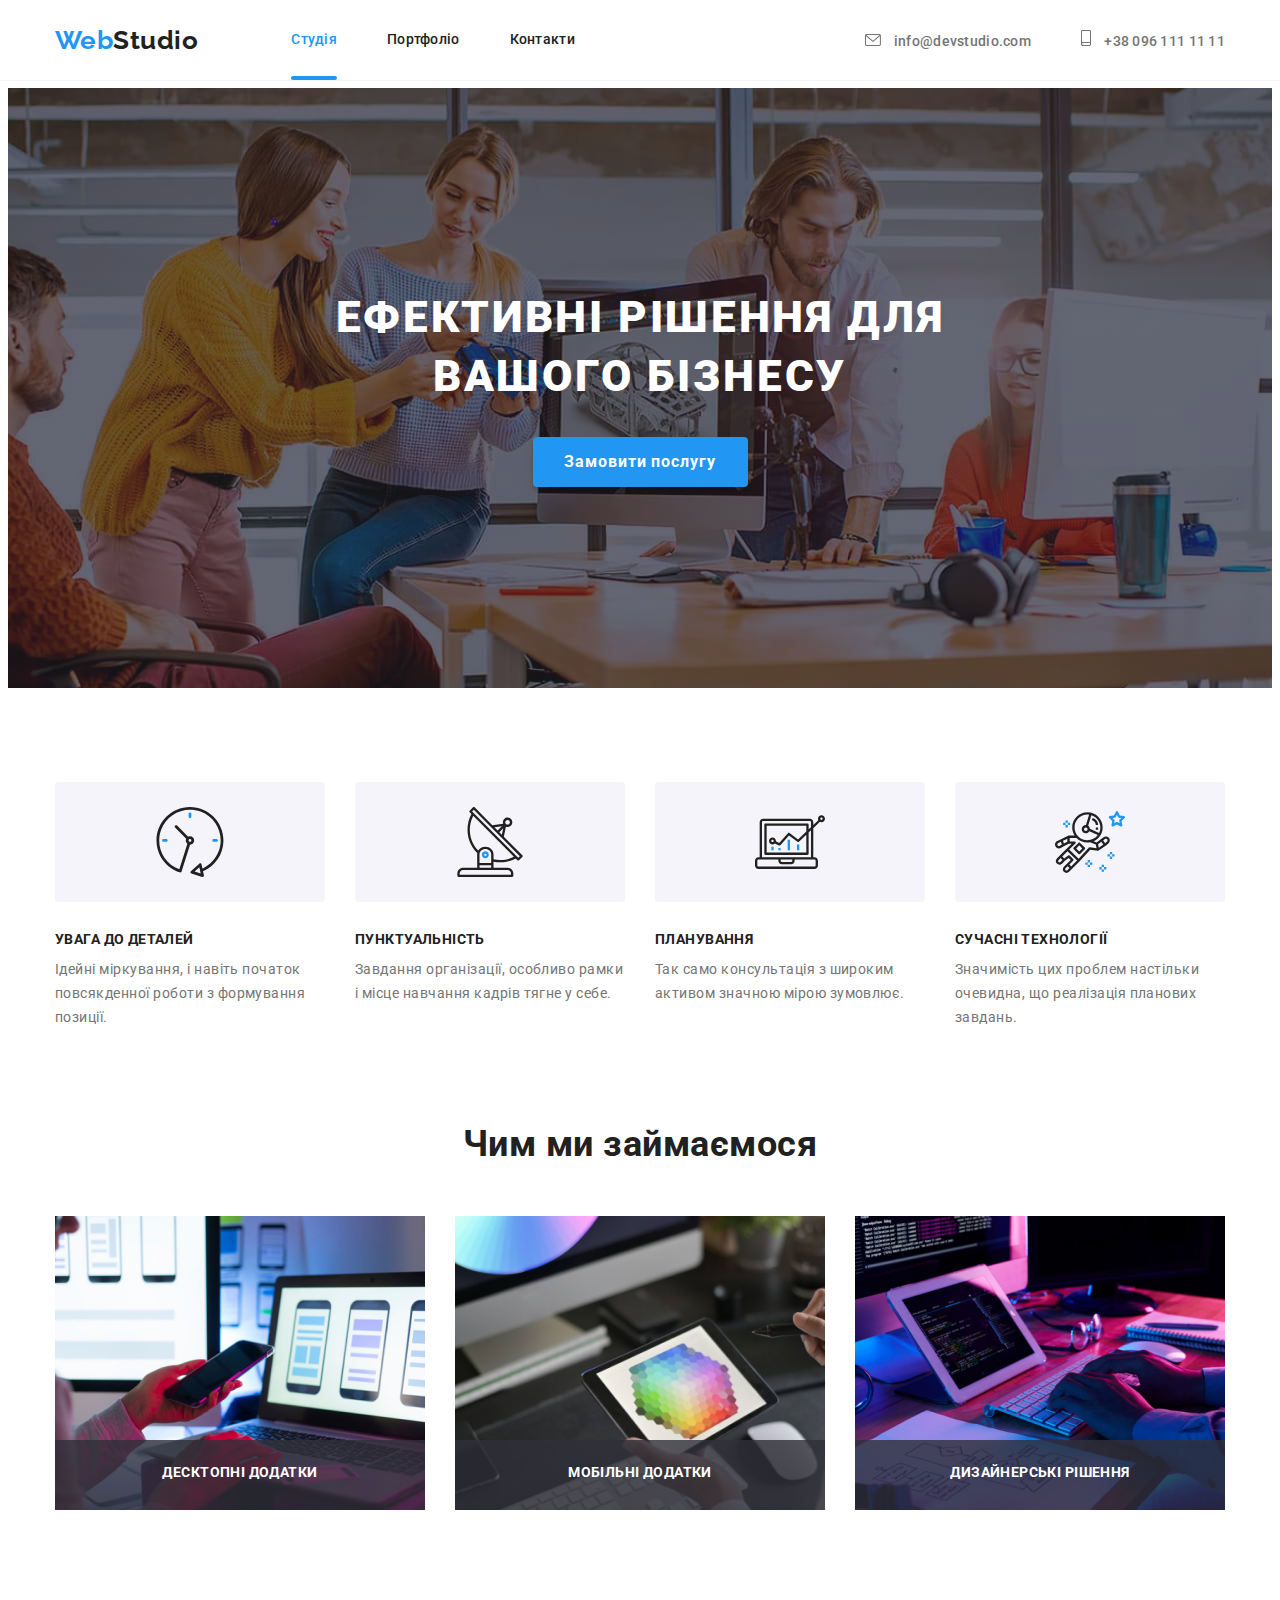
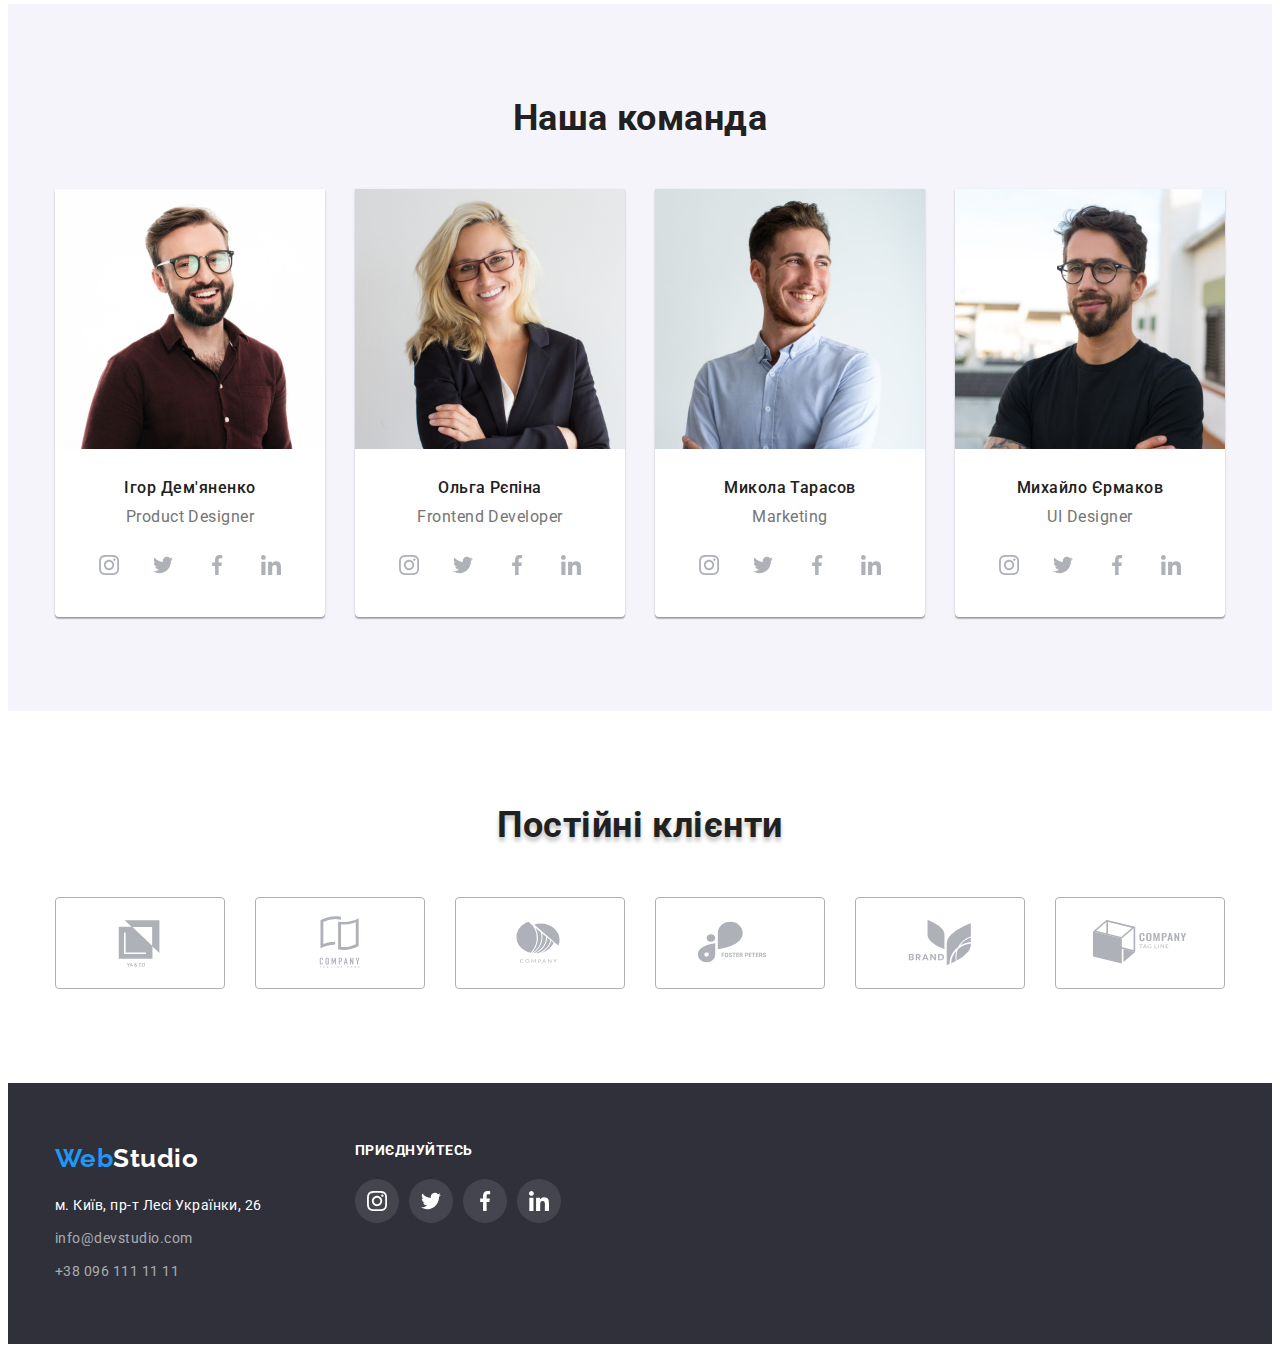
<file: index.html>
<!DOCTYPE html>
<html lang="en">
  <head>
    <meta charset="UTF-8" />
    <meta http-equiv="X-UA-Compatible" content="IE=edge" />
    <meta name="viewport" content="width=device-width, initial-scale=1.0" />
    <title>Go IT homeworks</title>
    <link rel="preconnect" href="https://fonts.googleapis.com" />
    <link rel="preconnect" href="https://fonts.gstatic.com" crossorigin />
    <link
      href="https://fonts.googleapis.com/css2?family=Roboto:wght@400;500;700;900&display=swap"
      rel="stylesheet"
    />
    <link
      href="https://fonts.googleapis.com/css2?family=Raleway:wght@700&family=Roboto:wght@400;500;700;900&display=swap"
      rel="stylesheet"
    />
    <link
      rel="stylesheet"
      href="https://cdnjs.cloudflare.com/ajax/libs/modern-normalize/1.1.0/modern-normalize.min.css"
      integrity="sha512-wpPYUAdjBVSE4KJnH1VR1HeZfpl1ub8YT/NKx4PuQ5NmX2tKuGu6U/JRp5y+Y8XG2tV+wKQpNHVUX03MfMFn9Q=="
      crossorigin="anonymous"
      referrerpolicy="no-referrer"
    />
    <link rel="stylesheet" href="./css/style.css" />
  </head>
  <body class="page">
    <header class="page-header">
      <div class="container main-nav">
        <a href="./index.html" class="logo"
          ><span class="logo-accent">Web</span>Studio</a
        >
        <nav>
          <ul class="nav list">
            <li class="nav-item"><a href="./index.html" class=" link current">Студія</a></li>
            <li class="nav-item"><a href="./portfolio.html" class="link">Портфоліо</a></li>
            <li class="nav-item"><a href="#" class="link">Контакти</a></li>
          </ul>
        </nav>
          <div class="contact">

            <a href="mailto:info@devstudio.com" class="contact-nav mail"
              >
              <svg class="icon icon-mail">
              <use href="./images/icons.svg#icon_mail"></use>
            </svg>
              info@devstudio.com</a
            >
            <a href="tel:+380961111111" class="contact-nav number">
              <svg class="icon icon-phone">
              <use href="./images/icons.svg#icon_phone"></use>
            </svg>
              +38 096 111 11 11</a>
          </div>
      </div>
    </header>

    <main>
      <!-- HERO SECTION -->
      <section class="bg">
        <div class="bg-image">
        <div class="container">
          <div class="bg-content">
            <h1 class="bg-title">Ефективні рішення для вашого бізнесу</h1>
            <button class="button primary" data-modal-open>Замовити послугу</button>
          </div>
        </div>
        </div>
        <!-- MODAL WINDOW -->
         <div class="backdrop is-hidden"data-modal>
          <div class="modal">
            <button class="modal-close" data-modal-close>
              <svg class="icon-close">
                <use href="./images/icons.svg#icon-close"></use>
              </svg>
            </button>
          </div>
        </div>
      </section>

      <!-- SERVICES -->
      <section class="services">
        <div class="container">
          <ul class="services-list list">

            <li class="item">
              <div class="icon-block">
                <svg class="services-icon ">
                  <use href="./images/icons.svg#icon-clock">
                  </use>
                </svg>
              </div>
              <h3 class="services-subtitle">УВАГА ДО ДЕТАЛЕЙ</h3>
              <p class="services-descr">
                Ідейні міркування, і навіть початок повсякденної роботи з
                формування позиції.
              </p>
            </li>

            <li class="item">
              <div class="icon-block">
                <svg class="services-icon ">
                  <use href="./images/icons.svg#icon-antenna">
                  </use>
                </svg>
              </div>
              <h3 class="services-subtitle">ПУНКТУАЛЬНІСТЬ</h3>
              <p class="services-descr">
                Завдання організації, особливо рамки і місце навчання кадрів
                тягне у себе.
              </p>
            </li>

            <li class="item"> 
              <div class="icon-block">
                <svg class="services-icon ">
                  <use href="./images/icons.svg#icon-diagram">
                  </use>
                </svg>
              </div>
              <h3 class="services-subtitle">ПЛАНУВАННЯ</h3>
              <p class="services-descr">
                Так само консультація з широким активом значною мірою зумовлює.
              </p>
            </li>

            <li class="item">
              <div class="icon-block">
                <svg class="services-icon ">
                  <use href="./images/icons.svg#icon-astronaut">
                  </use>
                </svg>
              </div>
              <h3 class="services-subtitle">СУЧАСНІ ТЕХНОЛОГІЇ</h3>
              <p class="services-descr">
                Значимість цих проблем настільки очевидна, що реалізація
                планових завдань.
              </p>
            </li>
          </ul>
        </div>
        </div>
        </section>

      <!-- PHOTO -->
        <section class="photo">
          <div class="container">
            <h2 class="photo-title">Чим ми займаємося</h2>
            <ul class="photo-image list">
                <li class="item">
                  <div class="photo-thumb">
                    <img
                      src="./images/image_doing_1.jpg"
                      alt="Пошук"
                      width="370"
                      height="294"
                      class="img"
                    />
                    <p class="photo-text">Десктопні додатки</p>
                  </div>
                </li>
                <li class="item">
                  <div class="photo-thumb">
                  <img
                    src="./images/image_doing_2.jpg"
                    alt="Кодування"
                    width="370"
                    height="294"
                    class="img"
                  />
                  <p class="photo-text">Мобільні додатки</p>
                  </div>
                </li>
                <li class="item">
                  <div class="photo-thumb">
                  <img
                    src="./images/image_doing_3.jpg"
                    alt="Дизайн"
                    width="370"
                    height="294"
                    class="img"
                  />
                  <p class="photo-text">Дизайнерські рішення</p>
                  </div>
                </li>
            </ul>
          </div>
      </section>

      <!-- TEAM -->
      <section class="team">
        <div class="container">
            <h2 class="team-title">Наша команда</h2>
            <div class="team-wrap">
                <ul class="team-list list">
                  <li class="item">
                    <img
                      src="./images/image_staff_1.jpg"
                      alt="Ігор Дем'яненко"
                      width="270"
                      height="260"
                      class="team-img"
                    />
                    <div class="team-content">
                      <p class="team-name">Ігор Дем'яненко</p>
                      <p class="team-position">Product Designer</p>
                      <ul class="list team-social">
                        <li class="social-media">
                          <a href="https://www.instagram.com/" class="social-button">
                             <svg class="icon"> 
                                <use href="./images/icons.svg#icon-instagram"></use>
                            </svg>
                          </a>
                        </li>

                        <li class="social-media">
                          <a href="https://twitter.com/" class="social-button">
                          <svg class="icon"> 
                              <use href="./images/icons.svg#icon-twitter"></use>
                           </svg>
                          </a>
                        </li>
                        
                        <li class="social-media">
                          <a href="https://uk-ua.facebook.com/"  type="button" class="social-button">
                          <svg class="icon"> 
                              <use href="./images/icons.svg#icon-facebook"></use>
                           </svg>
                          </a>
                        </li>
                        <li class="social-media">
                          <a href="https://www.linkedin.com/" class="social-button">
                          <svg class="icon"> 
                              <use href="./images/icons.svg#icon-linkedin"></use>
                           </svg>
                          </a>
                        </li>
                      </ul>
                    </div>
                  </li>

                  <li class="item">
                    <img
                      src="./images/image_staff_2.jpg"
                      alt="Ольга Рєпіна"
                      width="270"
                      height="260"
                      class="team-img"
                    />
                    <div class="team-content">
                      <p class="team-name">Ольга Рєпіна</p>
                      <p class="team-position">Frontend Developer</p>
                      <ul class="list team-social">
                        <li class="social-media">
                          <a href="https://www.instagram.com/" class="social-button">
                             <svg class="icon"> 
                                <use href="./images/icons.svg#icon-instagram"></use>
                            </svg>
                          </a>
                        </li>

                        <li class="social-media">
                          <a href="https://twitter.com/" class="social-button">
                          <svg class="icon"> 
                              <use href="./images/icons.svg#icon-twitter"></use>
                           </svg>
                          </a>
                        </li>
                        
                        <li class="social-media">
                          <a href="https://uk-ua.facebook.com/"  type="button" class="social-button">
                          <svg class="icon"> 
                              <use href="./images/icons.svg#icon-facebook"></use>
                           </svg>
                          </a>
                        </li>
                        <li class="social-media">
                          <a href="https://www.linkedin.com/" class="social-button">
                          <svg class="icon"> 
                              <use href="./images/icons.svg#icon-linkedin"></use>
                           </svg>
                          </a>
                        </li>
                      </ul>
                    </div>
                  </li>

                  <li class="item">
                    <img
                      src="./images/image_staff_3.jpg"
                      alt="Микола Тарасов"
                      width="270"
                      height="260"
                      class="team-img"
                    />
                    <div class="team-content">
                      <p class="team-name">Микола Тарасов</p>
                      <p class="team-position">Marketing</p>
                      <ul class="list team-social">
                        <li class="social-media">
                          <a href="https://www.instagram.com/" class="social-button">
                             <svg class="icon"> 
                                <use href="./images/icons.svg#icon-instagram"></use>
                            </svg>
                          </a>
                        </li>

                        <li class="social-media">
                          <a href="https://twitter.com/" class="social-button">
                          <svg class="icon"> 
                              <use href="./images/icons.svg#icon-twitter"></use>
                           </svg>
                          </a>
                        </li>
                        
                        <li class="social-media">
                          <a href="https://uk-ua.facebook.com/"  type="button" class="social-button">
                          <svg class="icon"> 
                              <use href="./images/icons.svg#icon-facebook"></use>
                           </svg>
                          </a>
                        </li>
                        <li class="social-media">
                          <a href="https://www.linkedin.com/" class="social-button">
                          <svg class="icon"> 
                              <use href="./images/icons.svg#icon-linkedin"></use>
                           </svg>
                          </a>
                        </li>
                      </ul>
                    </div>
                  </li>

                  <li class="item">
                    <img
                      src="./images/image_staff_4.jpg"
                      alt="Михайло Єрмаков"
                      width="270"
                      height="260"
                      class="team-img"
                    />
                    <div class="team-content">
                      <p class="team-name">Михайло Єрмаков</p>
                      <p class="team-position">UI Designer</p>
                      <ul class="list team-social">
                        <li class="social-media">
                          <a href="https://www.instagram.com/" class="social-button">
                             <svg class="icon"> 
                                <use href="./images/icons.svg#icon-instagram"></use>
                            </svg>
                          </a>
                        </li>

                        <li class="social-media">
                          <a href="https://twitter.com/" class="social-button">
                          <svg class="icon"> 
                              <use href="./images/icons.svg#icon-twitter"></use>
                           </svg>
                          </a>
                        </li>
                        
                        <li class="social-media">
                          <a href="https://uk-ua.facebook.com/"  type="button" class="social-button">
                          <svg class="icon"> 
                              <use href="./images/icons.svg#icon-facebook"></use>
                           </svg>
                          </a>
                        </li>
                        <li class="social-media">
                          <a href="https://www.linkedin.com/" class="social-button">
                          <svg class="icon"> 
                              <use href="./images/icons.svg#icon-linkedin"></use>
                           </svg>
                          </a>
                        </li>
                      </ul>
                    </div>
                  </li>
                </ul>
            </div>
          </section>
      </div>

       <!-- CLIENTS -->
       <section class="clients">
        <div class="container">
            <h2 class="clients-title">Постійні клієнти</h2>
            <ul class="clients-list list">
              <li class="item">
                <a href="#" class="client-button">
                  <svg class="clients-logo">
                    <use href="./images/icons.svg#icon-clients-logo1"></use>
                  </svg>
                </a>
              </li>
              <li class="item">
                <a href="#"  class="client-button">
                <svg class="clients-logo">
                    <use href="./images/icons.svg#icon-clients-logo2"></use>
                  </svg>
              </a></li>
              <li class="item">
                <a href="#"  class="client-button">
                <svg class="clients-logo">
                    <use href="./images/icons.svg#icon-clients-logo3"></use>
                  </svg>
              </a></li>
              <li class="item">
                <a href="#"  class="client-button">
                <svg class="clients-logo">
                    <use href="./images/icons.svg#icon-clients-logo4"></use>
                  </svg>
              </a></li>
              <li class="item">
                <a href="#"  class="client-button">
                <svg class="clients-logo">
                    <use href="./images/icons.svg#icon-clients-logo5"></use>
                  </svg>
              </a></li>
              <li class="item">
                <a href="#"  class="client-button">
                <svg class="clients-logo logo">
                    <use href="./images/icons.svg#icon-clients-logo6"></use>
                  </svg>
              </a></li>
            </ul>
        </div>
       </section>
    </main>

   

    <footer class="footer">
      <div class="container footer-container">
        <div class="footer-main">
        <a href="./index.html" class="logo"
          ><span class="logo-accent">Web</span>Studio</a
        >
        <address>
          <ul class="footer-list">
            <li class="list"><span class="footer-address">м. Київ, пр-т Лесі Українки, 26</span> </li>
            <li class="list"><a href="mailto:info@devstudio.com" class="footer-info">info@devstudio.com</a> </li>
            <li class="list"><a href="tel:+380961111111" class="footer-info">+38 096 111 11 11</a></li>
          </ul>
        </address>
        </div>

        <div class="footer-social">
          <h3 class="social-title">приєднуйтесь</h3>
          <ul class="social-list list">
            <li class="item"><a href="#" class="social-button">
              <svg class="icon">
                <use href="./images/icons.svg#icon-instagram"></use>
              </svg>
            </a></li>
            <li class="item"><a href="#" class="social-button">
               <svg class="icon">
                <use href="./images/icons.svg#icon-twitter"></use>
              </svg>
            </a></li>
            <li class="item"><a href="#" class="social-button">
               <svg class="icon">
                <use href="./images/icons.svg#icon-facebook"></use>
              </svg>
            </a></li>
            <li class="item"><a href="#" class="social-button">
               <svg class="icon">
                <use href="./images/icons.svg#icon-linkedin"></use>
              </svg>
            </a></li>
          </ul>
        </div>
      </div>
    </footer>
    
        <script src="./js/modal.js"></script>

  </body>
</html>
</file>
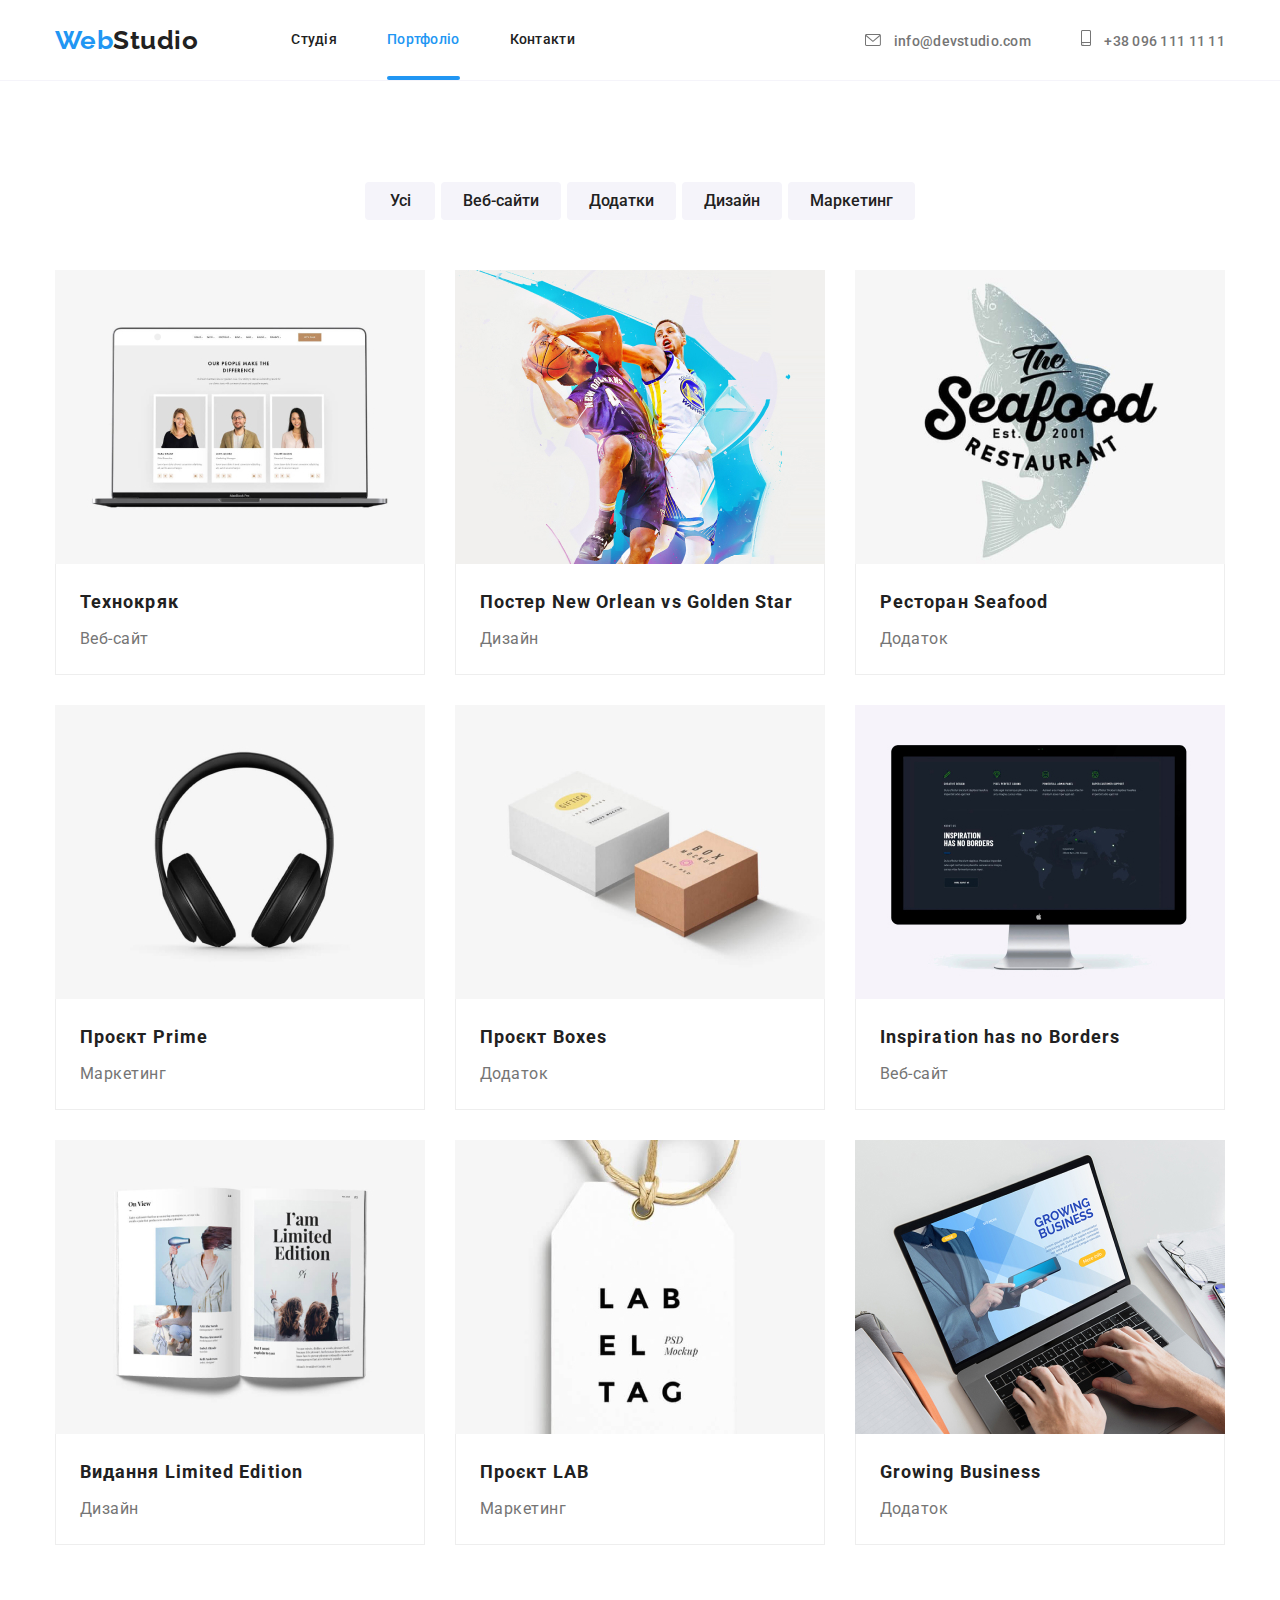
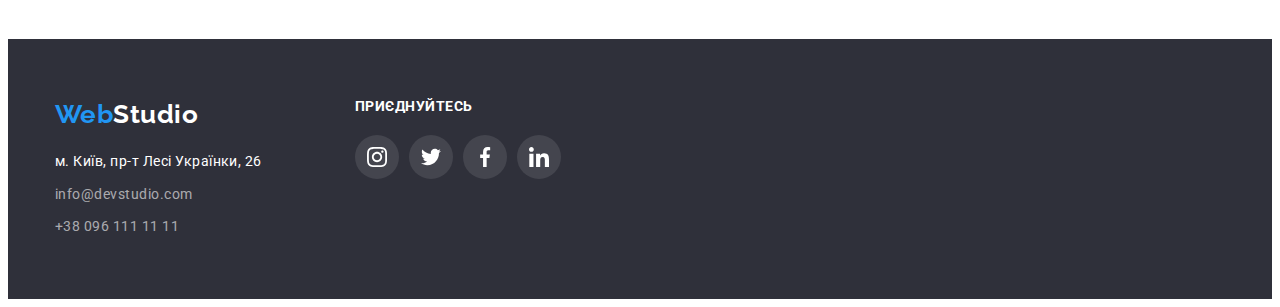
<file: portfolio.html>
<!DOCTYPE html>
<html lang="en">
  <head>
    <meta charset="UTF-8" />
    <meta http-equiv="X-UA-Compatible" content="IE=edge" />
    <meta name="viewport" content="width=device-width, initial-scale=1.0" />
    <title>Portfolio</title>
    <link rel="preconnect" href="https://fonts.googleapis.com" />
    <link rel="preconnect" href="https://fonts.gstatic.com" crossorigin />
    <link
      href="https://fonts.googleapis.com/css2?family=Raleway:wght@700&family=Roboto:wght@400;500;700;900&display=swap"
      rel="stylesheet"
    />
    <link
      rel="stylesheet"
      href="https://cdnjs.cloudflare.com/ajax/libs/modern-normalize/1.1.0/modern-normalize.min.css"
      integrity="sha512-wpPYUAdjBVSE4KJnH1VR1HeZfpl1ub8YT/NKx4PuQ5NmX2tKuGu6U/JRp5y+Y8XG2tV+wKQpNHVUX03MfMFn9Q=="
      crossorigin="anonymous"
      referrerpolicy="no-referrer"
    />
    <link rel="stylesheet" href="./css/style.css" />
  </head>

  <body class="page">
    <header class="page-header">
      <div class="container main-nav">
        <a href="./index.html" class="logo"
          ><span class="logo-accent">Web</span>Studio</a
        >
        <nav>
          <ul class="nav list">
            <li class="nav-item">
              <a href="./index.html" class="link">Студія</a>
            </li>
            <li class="nav-item">
              <a href="./portfolio.html" class="link current">Портфоліо</a>
            </li>
            <li class="nav-item"><a href="#" class="link">Контакти</a></li>
          </ul>
        </nav>
        <div class="contact">
          <a href="mailto:info@devstudio.com" class="contact-nav mail">
            <svg class="icon icon-mail">
              <use href="./images/icons.svg#icon_mail"></use>
            </svg>
            info@devstudio.com</a
          >
          <a href="tel:+380961111111" class="contact-nav number">
            <svg class="icon icon-phone">
              <use href="./images/icons.svg#icon_phone"></use>
            </svg>
            +38 096 111 11 11</a
          >
        </div>
      </div>
    </header>

    <main>
      <section class="portfolio">
        <div class="container">
          <h1 class="portfolio-title">Роботи студії</h1>

          <ul class="portfolio-filter list">
            <li class="item">
              <button type="button" class="button secondary">Усі</button>
            </li>
            <li class="item">
              <button type="button" class="button secondary">Веб-сайти</button>
            </li>
            <li class="item">
              <button type="button" class="button secondary">Додатки</button>
            </li>
            <li class="item">
              <button type="button" class="button secondary">Дизайн</button>
            </li>
            <li class="item">
              <button type="button" class="button secondary">Маркетинг</button>
            </li>
          </ul>

          <ul class="portfolio-works list">
            <li class="item">
              <a class="works-link">
                <div class="works-thumb">
                  <img
                    src="./images/portfolio/project_1.jpg"
                    alt="веб-сайт"
                    width="370"
                    height="294"
                    class="works-img"
                  />
                  <p class="works-action">
                    Ресурс пропонує комплексні пропозиції з різним рівнем
                    функціоналу та сервісів. Все це дозволить відвідувачу
                    отримати вичерпні відомості про компанію чи приватну особу.
                  </p>
                </div>
                <div class="works-content">
                  <h3 class="works-title">Технокряк</h3>
                  <p class="works-descr">Веб-сайт</p>
                </div>
              </a>
            </li>

            <li class="item">
              <div class="works-thumb">
                <img
                  src="./images/portfolio/project_2.jpg"
                  alt="постер"
                  width="370"
                  height="294"
                  class="works-img"
                />
                <p class="works-action">
                  Ресурс пропонує комплексні пропозиції з різним рівнем
                  функціоналу та сервісів. Все це дозволить відвідувачу отримати
                  вичерпні відомості про компанію чи приватну особу.
                </p>
              </div>
              <div class="works-content">
                <h3 class="works-title">Постер New Orlean vs Golden Star</h3>
                <p class="works-descr">Дизайн</p>
              </div>
            </li>
            <li class="item">
              <div class="works-thumb">
                <img
                  src="./images/portfolio/project_3.jpg"
                  alt="логотип"
                  width="370"
                  height="294"
                  class="works-img"
                />
                <p class="works-action">
                  Ресурс пропонує комплексні пропозиції з різним рівнем
                  функціоналу та сервісів. Все це дозволить відвідувачу отримати
                  вичерпні відомості про компанію чи приватну особу.
                </p>
              </div>
              <div class="works-content">
                <h3 class="works-title">Ресторан Seafood</h3>
                <p class="works-descr">Додаток</p>
              </div>
            </li>

            <li class="item">
              <div class="works-thumb">
                <img
                  src="./images/portfolio/project_4.jpg"
                  alt="Маркетинг"
                  width="370"
                  height="294"
                  class="works-img"
                />
                <p class="works-action">
                  Ресурс пропонує комплексні пропозиції з різним рівнем
                  функціоналу та сервісів. Все це дозволить відвідувачу отримати
                  вичерпні відомості про компанію чи приватну особу.
                </p>
              </div>
              <div class="works-content">
                <h3 class="works-title">Проєкт Prime</h3>
                <p class="works-descr">Маркетинг</p>
              </div>
            </li>
            <li class="item">
              <div class="works-thumb">
                <img
                  src="./images/portfolio/project_5.jpg"
                  alt="Коробка"
                  width="370"
                  height="294"
                  class="works-img"
                />
                <p class="works-action">
                  Ресурс пропонує комплексні пропозиції з різним рівнем
                  функціоналу та сервісів. Все це дозволить відвідувачу отримати
                  вичерпні відомості про компанію чи приватну особу.
                </p>
              </div>
              <div class="works-content">
                <h3 class="works-title">Проєкт Boxes</h3>
                <p class="works-descr">Додаток</p>
              </div>
            </li>

            <li class="item">
              <div class="works-thumb">
                <img
                  src="./images/portfolio/project_6.jpg"
                  alt="веб-сайт"
                  width="370"
                  height="294"
                  class="works-img"
                />
                <p class="works-action">
                  Ресурс пропонує комплексні пропозиції з різним рівнем
                  функціоналу та сервісів. Все це дозволить відвідувачу отримати
                  вичерпні відомості про компанію чи приватну особу.
                </p>
              </div>
              <div class="works-content">
                <h3 class="works-title">Inspiration has no Borders</h3>
                <p class="works-descr">Веб-сайт</p>
              </div>
            </li>

            <li class="item">
              <div class="works-thumb">
                <img
                  src="./images/portfolio/project_7.jpg"
                  alt="каталог"
                  width="370"
                  height="294"
                  class="works-img"
                />
                <p class="works-action">
                  Ресурс пропонує комплексні пропозиції з різним рівнем
                  функціоналу та сервісів. Все це дозволить відвідувачу отримати
                  вичерпні відомості про компанію чи приватну особу.
                </p>
              </div>

              <div class="works-content">
                <h3 class="works-title">Видання Limited Edition</h3>
                <p class="works-descr">Дизайн</p>
              </div>
            </li>
            <li class="item">
              <div class="works-thumb">
                <img
                  src="./images/portfolio/project_8.jpg"
                  alt="Маркетинг"
                  width="370"
                  height="294"
                  class="works-img"
                />
                <p class="works-action">
                  Ресурс пропонує комплексні пропозиції з різним рівнем
                  функціоналу та сервісів. Все це дозволить відвідувачу отримати
                  вичерпні відомості про компанію чи приватну особу.
                </p>
              </div>
              <div class="works-content">
                <h3 class="works-title">Проєкт LAB</h3>
                <p class="works-descr">Маркетинг</p>
              </div>
            </li>

            <li class="item">
              <div class="works-thumb">
                <img
                  src="./images/portfolio/project_9.jpg"
                  alt="додаток"
                  width="370"
                  height="294"
                  class="works-img"
                />
                <p class="works-action">
                  Ресурс пропонує комплексні пропозиції з різним рівнем
                  функціоналу та сервісів. Все це дозволить відвідувачу отримати
                  вичерпні відомості про компанію чи приватну особу.
                </p>
              </div>
              <div class="works-content">
                <h3 class="works-title">Growing Business</h3>
                <p class="works-descr">Додаток</p>
              </div>
            </li>
          </ul>
        </div>
      </section>
    </main>

    <footer class="footer">
      <div class="container footer-container">
        <div class="footer-main">
          <a href="./index.html" class="logo"
            ><span class="logo-accent">Web</span>Studio</a
          >
          <address>
            <ul class="footer-list">
              <li class="list">
                <span class="footer-address"
                  >м. Київ, пр-т Лесі Українки, 26</span
                >
              </li>
              <li class="list">
                <a href="mailto:info@devstudio.com" class="footer-info"
                  >info@devstudio.com</a
                >
              </li>
              <li class="list">
                <a href="tel:+380961111111" class="footer-info"
                  >+38 096 111 11 11</a
                >
              </li>
            </ul>
          </address>
        </div>

        <div class="footer-social">
          <h3 class="social-title">приєднуйтесь</h3>
          <ul class="social-list list">
            <li class="item">
              <a href="#" class="social-button">
                <svg class="icon">
                  <use href="./images/icons.svg#icon-instagram"></use>
                </svg>
              </a>
            </li>
            <li class="item">
              <a href="#" class="social-button">
                <svg class="icon">
                  <use href="./images/icons.svg#icon-twitter"></use>
                </svg>
              </a>
            </li>
            <li class="item">
              <a href="#" class="social-button">
                <svg class="icon">
                  <use href="./images/icons.svg#icon-facebook"></use>
                </svg>
              </a>
            </li>
            <li class="item">
              <a href="#" class="social-button">
                <svg class="icon">
                  <use href="./images/icons.svg#icon-linkedin"></use>
                </svg>
              </a>
            </li>
          </ul>
        </div>
      </div>
    </footer>
  </body>
</html>
</file>
<file: css/style.css>
*,
*::before,
*::after {
  box-sizing: border-box;
}

:root {
  --accent-color: #2196f3;
  --dark-background-color: #2f303a;
  --descr-color: #757575;
  --main-text-color: #212121;
  --primary-bg-color: #fff;
  --secondary-background-color: #f5f4fa;
  --color-for-border: #ececec;
  --color-not-active-media: #afb1b8;
  --time-delay: 250ms;
  --timing-function: cubic-bezier(0.4, 0, 0.2, 1);
}

.page {
  background-color: var(--primary-bg-color);
  color: var(--main-text-color);
  font-family: "Roboto", sans-serif;
  font-weight: 400;
  letter-spacing: 0.03em;
  padding-top: 80px;
}

.container {
  margin: 0 auto;
  width: 1200px;

  padding-left: 15px;
  padding-right: 15px;
}

.container.main-nav {
  display: flex;
  align-items: center;
}

.list {
  list-style: none;
  margin: 0;
  padding: 0;
}

/* Site navigation */
.page-header {
  position: fixed;
  width: 100%;
  top: 0;
  left: 0;
  z-index: 1;

  border-bottom: 1px solid var(--secondary-background-color);
  background-color: var(--primary-bg-color);
}
.logo {
  color: var(--main-text-color);
  font-family: "Raleway", sans-serif;
  text-decoration: none;
  font-weight: 700;
  font-size: 26px;
  line-height: 1.19;
}

.logo-accent {
  color: var(--accent-color);
}

.link {
  font-weight: 500;
  font-size: 14px;
  line-height: 1.14;
  letter-spacing: 0.02em;
  color: var(--main-text-color);
  text-decoration: none;

  transition: color var(--time-delay) var(--timing-function);
}

.link:hover,
.link:focus {
  color: var(--accent-color);
}

.nav {
  display: flex;
  margin-left: 93px;
}

.nav-item .link {
  display: block;
  padding: 32px 0;
}

.nav .nav-item:not(:last-child) {
  margin-right: 50px;
}

.nav .link.current {
  position: relative;
  color: var(--accent-color);
}

.nav .link.current::after {
  position: absolute;
  bottom: 0;
  left: 0;

  content: "";
  display: inline-block;

  width: 100%;
  height: 4px;
  border-radius: 2px;
  transform: scale(1);
  transform-origin: left;

  background-color: var(--accent-color);
}

.contact {
  display: flex;
  margin-left: auto;
  align-items: baseline;
}

.contact .contact-nav {
  display: block;
  padding: 25px 0;
  font-weight: 500;
  font-size: 14px;
  line-height: 1.14;
  letter-spacing: 0.02em;
  color: var(--descr-color);
  text-decoration: none;

  transition: color var(--time-delay) var(--timing-function);
}

.contact .contact-nav:first-child {
  margin-right: 50px;
}
.contact-nav:hover,
.contact-nav:focus {
  color: var(--accent-color);
}

.contact .icon-mail {
  display: inline-block;
  margin-right: 10px;
  width: 16px;
  height: 12px;
  fill: var(--descr-color);

  transition: fill var(--time-delay) var(--timing-function);
}

.contact .icon-phone {
  display: inline-block;
  margin-right: 10px;
  width: 10px;
  height: 16px;
  fill: var(--descr-color);

  transition: fill var(--time-delay) var(--timing-function);
}

.contact-nav:hover .icon,
.contact-nav:focus .icon {
  fill: var(--accent-color);
}

/* bg section */
.bg {
  max-width: 1600px;
  margin: 0 auto;
  text-align: center;
}

.bg .bg-image {
  background-color: #c4c4c4;
  background-image: linear-gradient(
      to top,
      rgba(47, 48, 58, 0.4),
      rgba(47, 48, 58, 0.4)
    ),
    url("../images/bg_image.jpg");
  background-repeat: no-repeat;
  background-position: center;

  height: 600px;
}

.bg .bg-content {
  padding-top: 200px;
  padding-bottom: 200px;
}

.bg .bg-title {
  margin: 0 auto;
  margin-bottom: 30px;
  width: 794px;
  font-weight: 900;
  font-size: 44px;
  line-height: 1.35;
  text-align: center;
  letter-spacing: 0.06em;
  text-transform: uppercase;
  color: var(--primary-bg-color);
}

.bg .backdrop {
  position: fixed;
  z-index: 2;

  width: 100%;
  height: 100%;

  top: 0;
  left: 0;
  background-color: rgba(47, 48, 58, 0.6);
  transition: all 600ms var(--timing-function);
}

.backdrop .modal {
  position: fixed;
  top: 50%;
  left: 50%;
  transform: translate(-50%, -50%);

  width: 528px;
  min-height: 280px;

  background-color: var(--primary-bg-color);
}

.backdrop.is-hidden {
  opacity: 0;
  pointer-events: none;
  transition: all 600ms var(--timing-function);

  animation: closeModalWindow 800ms;
}

.backdrop .modal-close {
  position: absolute;
  /* float: right; */
  top: 8px;
  right: 8px;
  width: 30px;
  height: 30px;
  margin: 8px 8px 0 0;

  background-position: 50%;
  background-color: #ffffff;
  border: 1px solid rgba(0, 0, 0, 0.1);
  border-radius: 50%;

  cursor: pointer;
  text-shadow: #212121;
}

/* .backdrop .modal-close:hover {
  box-shadow: 0px 1px 1px rgb(0 0 0 / 12%);
} */

@keyframes closeModalWindow {
  0% {
    opacity: 1;
    transform: scale(1);
  }

  100% {
    opacity: 0;
    transform: scale(2);
  }
}

.modal-close .icon-close {
  display: block;
  margin: auto;
  width: 16px;
  height: 16px;
}

/* services section */
.services {
  padding-top: 94px;
}

.services .services-list {
  display: flex;
}

.services-list .item {
  width: 270px;
  margin-right: 30px;
}

.services-list .item:last-child {
  margin-right: 0;
}

.services-list .icon-block {
  display: flex;
  justify-content: center;
  align-items: center;
  height: 120px;
  margin-bottom: 30px;

  background: var(--secondary-background-color);
  border-radius: 4px;
}

.services-icon {
  height: 70px;
  width: 70px;
}

.services .services-subtitle {
  margin: 0;
  margin-bottom: 10px;

  font-weight: 700;
  font-size: 14px;
  line-height: 1.14;
  letter-spacing: 0.03em;
  text-transform: uppercase;
  color: var(--main-text-color);
}
.services .services-descr {
  margin: 0;
  font-size: 14px;
  line-height: 1.71;
  color: var(--descr-color);
}

/* photo section */
.photo {
  padding-top: 94px;
  padding-bottom: 94px;
}

.photo .photo-title {
  margin: 0;
  margin-bottom: 50px;

  font-weight: 700;
  font-size: 36px;
  line-height: 1.16;
  text-align: center;
  color: var(--main-text-color);
}

.photo-image {
  display: flex;
}

.photo-image .item {
  margin-right: 30px;
}

.photo-image .item:last-child {
  margin-right: 0;
}

.photo-image .img {
  display: block;
  max-width: 100%;
  height: auto;
}

.photo-thumb {
  position: relative;
}

.photo-thumb .photo-text {
  position: absolute;
  display: inline-block;
  bottom: 0;
  width: 100%;
  height: 70px;
  padding: 24px 0;
  margin: 0;

  background-color: rgba(47, 48, 58, 0.8);
  font-weight: 700;
  font-size: 14px;
  line-height: 16px;
  text-align: center;
  letter-spacing: 0.03em;
  text-transform: uppercase;

  color: #ffffff;
}
/* team section */

.team {
  padding-top: 94px;
  padding-bottom: 94px;

  background-color: var(--secondary-background-color);
}
.team .team-title {
  margin: 0;
  margin-bottom: 50px;
  font-weight: 700;
  font-size: 36px;
  line-height: 1.16;
  text-align: center;
  color: var(--main-text-color);
}

.team-list {
  display: flex;
  flex-wrap: wrap;
  justify-content: space-between;
}

.team-list .item {
  width: 270px;
  background: var(--primary-bg-color);
  /* material shadow v1 */
  box-shadow: 0px 1px 3px rgba(0, 0, 0, 0.12), 0px 1px 1px rgba(0, 0, 0, 0.14),
    0px 2px 1px rgba(0, 0, 0, 0.2);
  border-radius: 0px 0px 4px 4px;
}

.team .team-img {
  display: block;
  max-width: 100%;
  height: auto;
}

.team .team-content {
  padding: 30px 0;
}

.team .team-name {
  margin: 0;
  padding: 0;
  margin-bottom: 10px;

  font-weight: 500;
  font-size: 16px;
  line-height: 1.18;
  text-align: center;
}

.team .team-position {
  margin: 0;
  padding: 0;
  margin-bottom: 16px;

  font-size: 16px;
  line-height: 1.18;
  text-align: center;
  color: var(--descr-color);
}

.list.team-social {
  display: flex;
  justify-content: center;
  align-items: center;
}

.team .social-button {
  display: flex;
  justify-content: center;
  align-items: center;

  margin: 0;
  padding: 0;

  width: 44px;
  height: 44px;

  border-radius: 50%;

  cursor: pointer;

  transition: background-color var(--time-delay) var(--timing-function);
}

.team .social-media:not(:last-child) {
  margin-right: 10px;
}

.team .social-button:hover,
.team .social-button:focus {
  background-color: var(--accent-color);
}

.team .social-media .icon {
  width: 20px;
  height: 20px;
  fill: var(--color-not-active-media);
  transition: fill var(--time-delay) var(--timing-function);
}

.team .social-button:hover .icon,
.team .social-button:focus .icon {
  fill: var(--primary-bg-color);
}

/* CLIENTS */

.clients {
  padding-top: 94px;
  padding-bottom: 94px;
}

.clients .clients-title {
  margin: 0;
  padding: 0;
  margin-bottom: 50px;

  font-weight: 700;
  font-size: 36px;
  line-height: 1.16;
  text-align: center;

  text-shadow: 0px 4px 4px rgba(0, 0, 0, 0.25);
}

.clients .clients-list {
  display: flex;
  align-items: center;
  justify-content: space-between;
}

.clients-list .item:not(:last-child) {
  margin-right: 30px;
}

.clients-list .client-button {
  display: flex;
  justify-content: center;
  align-items: center;
  width: 170px;
  height: 92px;
  border: 1px solid #afb1b8;
  border-radius: 4px;

  cursor: pointer;
  transition: border var(--time-delay) var(--timing-function);
}

.clients-list .client-button:hover,
.clients-list .client-button:focus {
  border: 1px solid var(--accent-color);
}

.clients-list .client-button:hover .clients-logo,
.clients-list .client-button:focus .clients-logo {
  fill: var(--accent-color);
}

.clients .clients-logo {
  width: 106px;
  height: 60px;
  fill: var(--color-not-active-media);
  transition: fill var(--time-delay) var(--timing-function);
}

/* FOOTER */
.footer {
  padding-top: 60px;
  padding-bottom: 60px;

  background-color: var(--dark-background-color);
}

.footer .footer-container {
  display: flex;
}

.footer .footer-main {
  width: 230px;
  margin-right: 70px;
}

.footer .logo {
  display: block;
  margin-bottom: 20px;

  color: var(--primary-bg-color);
}

.footer .footer-list {
  padding: 0;
  margin: 0;
}

.footer .list {
  font-size: 14px;
  line-height: 1.71;
  color: var(--primary-bg-color);
  font-family: "Roboto";
  font-style: normal;
}

.footer .list:not(:last-child) {
  margin-bottom: 9px;
}

.footer .footer-address {
  font-size: 14px;
  line-height: 1.71;

  color: var(--primary-bg-color);
}

.footer .footer-info {
  font-size: 14px;
  line-height: 1.71;
  color: rgba(255, 255, 255, 0.6);
  text-decoration: none;
}

.footer-social {
  width: 206px;
}

.footer-social .social-title {
  margin: 0;
  margin-bottom: 20px;
  font-weight: 700;
  font-size: 14px;
  line-height: 1.14;
  text-transform: uppercase;

  color: var(--primary-bg-color);
}

.footer-social .social-list {
  display: flex;
}

.footer-social .item:not(:last-child) {
  margin-right: 10px;
}

.footer-social .social-button {
  display: flex;
  justify-content: center;
  align-items: center;

  width: 44px;
  height: 44px;

  border-radius: 50%;
  background-color: rgba(255, 255, 255, 0.1);

  cursor: pointer;
  transition: background-color var(--time-delay) var(--timing-function);
}

.footer-social .social-button:hover,
.footer-social .social-button:focus {
  background-color: var(--accent-color);
}

.footer-social .icon {
  width: 20px;
  height: 20px;
  fill: var(--primary-bg-color);

  display: block;
}

/* BUTTON */

.button {
  background-color: var(--primary-bg-color);
  cursor: pointer;
  font-family: inherit;
}

.button.primary {
  min-width: 215px;
  padding: 10px 22px;

  background-color: var(--accent-color);
  color: var(--primary-bg-color);
  font-weight: 700;
  font-size: 16px;
  line-height: 1.87;
  letter-spacing: 0.06em;

  box-shadow: 0px 4px 4px rgba(0, 0, 0, 0.15);
  border-radius: 4px;
  border: none;

  transition: background var(--time-delay) var(--timing-function),
    box-shadow color var(--time-delay) var(--timing-function),
    border-radius color var(--time-delay) var(--timing-function);
}

/* .button.button.primary::before {
  content: "";
  display: inline-block;
  height: 20px;
  min-width: 20px;

  margin-right: 10px;

  transition-property: transform;
  transition-duration: 250ms;
  transition-timing-function: cubic-bezier(0.4, 0, 0.2, 1);

  background-image: url(../images/mail.png);
  background-repeat: no-repeat;
  background-size: contain;
  background-position: bottom;
} */

.button.primary:hover,
.button.primary:focus {
  background: #188ce8;
  box-shadow: 0px 4px 4px rgba(0, 0, 0, 0.15);
  border-radius: 4px;
}

/* .button.primary:hover::before {
  transform: matrix3d(-40px);
} */

.button.secondary {
  min-width: 70px;
  padding: 6px 22px;

  background-color: var(--secondary-background-color);
  color: var(--main-text-color);
  font-weight: 500;
  font-size: 16px;
  line-height: 1.62;
  text-align: center;

  border: 0;
  border-radius: 4px;

  transition: var(--time-delay) var(--timing-function);
}

.button.secondary:hover,
.button.secondary:focus {
  background-color: var(--accent-color);
  color: var(--primary-bg-color);
  box-shadow: 0px 3px 1px rgba(0, 0, 0, 0.1), 0px 1px 2px rgba(0, 0, 0, 0.08),
    0px 2px 2px rgba(0, 0, 0, 0.12);
}

/* ANiMATION */

/* PORFOLIO PAGE */
.portfolio {
  padding-top: 94px;
  padding-bottom: 94px;
}

.portfolio-title {
  display: none;
}

.portfolio-filter {
  margin-bottom: 50px;
  display: flex;
  justify-content: center;
}

.portfolio-filter .item:not(:last-child) {
  margin-right: 6px;
}

.portfolio-works {
  display: flex;
  flex-wrap: wrap;
}

.portfolio .works-thumb {
  position: relative;
  overflow: hidden;
}

.works-action {
  position: absolute;

  top: 0;
  left: 0;
  padding-top: 63px;
  padding-left: 24px;
  padding-right: 24px;
  margin: 0;
  height: 100%;
  width: 100%;

  font-weight: 400;
  font-size: 18px;
  line-height: 28px;
  color: #ffffff;
  background-color: rgba(33, 150, 243, 0.9);
  transform: translateY(101%);

  overflow: hidden;
  transition: transform var(--time-delay) var(--timing-function);
}

.item:hover .works-action {
  transform: translateY(0);
}

.portfolio-works .item {
  width: 370px;

  margin-right: 30px;
  margin-bottom: 30px;
  cursor: pointer;
}

.portfolio-works .item:hover,
.portfolio-works .item:focus {
  box-shadow: 0px 1px 1px rgba(0, 0, 0, 0.12), 0px 4px 4px rgba(0, 0, 0, 0.06),
    1px 4px 6px rgba(0, 0, 0, 0.16);
}

.portfolio-works .item:nth-child(3n) {
  margin-right: 0;
}

.portfolio-works .item:nth-last-child(-n + 3) {
  margin-bottom: 0;
}

.portfolio-works .works-descr {
  margin: 0;
  padding: 0;
  font-size: 16px;
  line-height: 1.87;
  color: var(--descr-color);
}

.portfolio-works .works-img {
  display: block;
  max-width: 100%;
  height: auto;
}

.portfolio-works .works-content {
  padding-bottom: 20px;
  padding-left: 24px;
  padding-top: 20px;

  background: var(--primary-bg-color);
  border-right: 1px solid #eeeeee;
  border-left: 1px solid #eeeeee;
  border-bottom: 1px solid #eeeeee;
}

.portfolio-works .works-title {
  margin-bottom: 4px;
  margin-top: 0;

  font-weight: 700;
  font-size: 18px;
  line-height: 2;
  letter-spacing: 0.06em;
}
</file>
